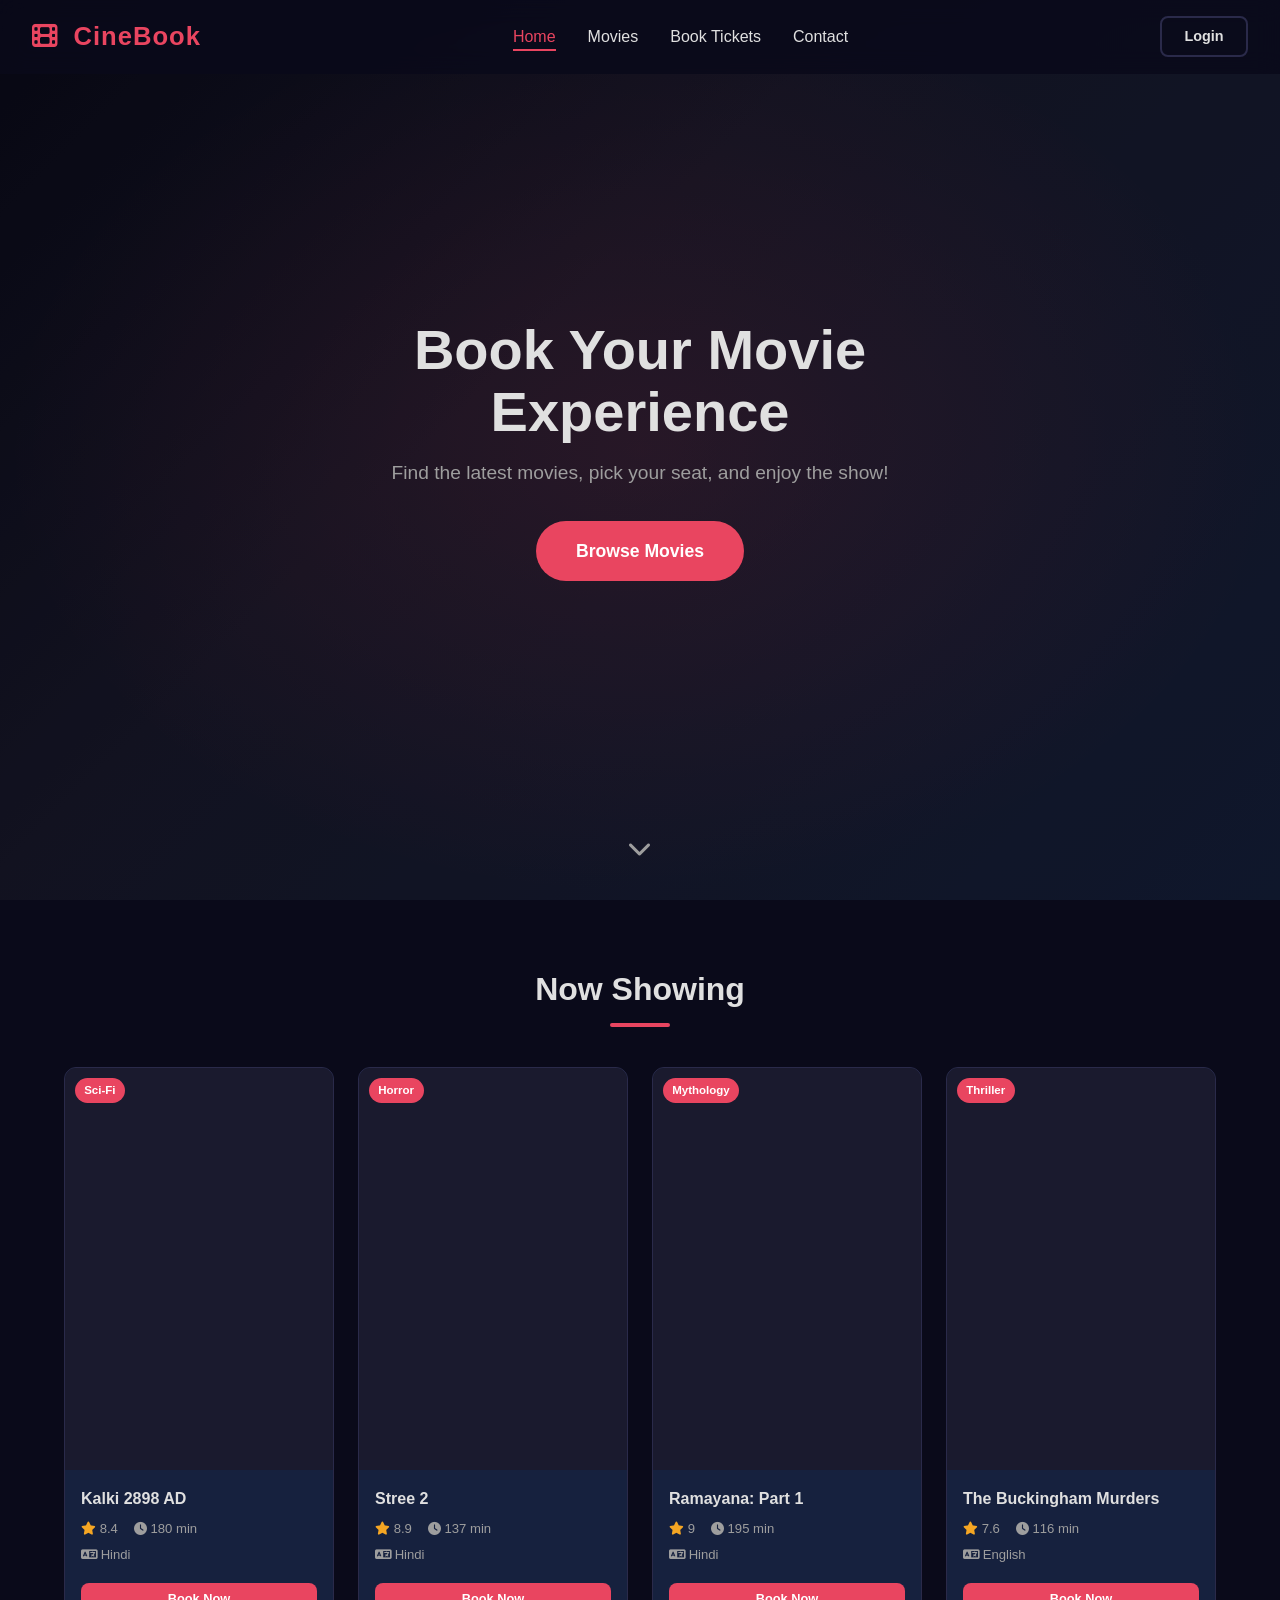
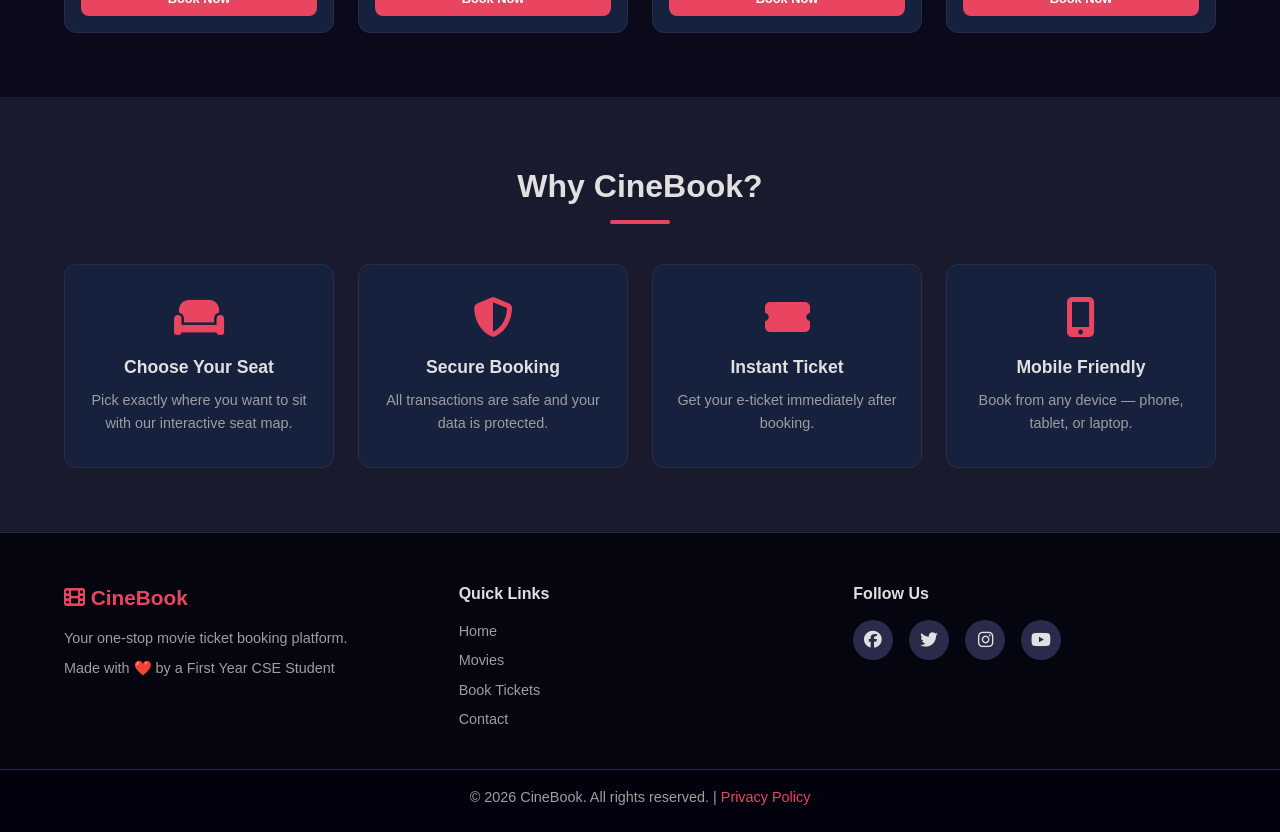
<file: index.html>
<!DOCTYPE html>
<html lang="en">
<head>
  <meta charset="UTF-8" />
  <meta name="viewport" content="width=device-width, initial-scale=1.0"/>
  <title>CineBook - Movie Ticket Booking</title>
  <link rel="stylesheet" href="style.css">
  <link rel="stylesheet" href="https://cdnjs.cloudflare.com/ajax/libs/font-awesome/6.4.0/css/all.min.css"/>
</head>
<body>

  <!-- NAVBAR -->
  <nav class="navbar" id="navbar">
    <div class="nav-brand">
      <i class="fas fa-film"></i> CineBook
    </div>
    <ul class="nav-links" id="navLinks">
      <li><a href="index.html" class="active">Home</a></li>
      <li><a href="movies.html">Movies</a></li>
      <li><a href="booking.html">Book Tickets</a></li>
      <li><a href="contact.html">Contact</a></li>
    </ul>
    <div class="nav-actions">
      <span id="userGreeting" class="user-greeting" style="display:none"></span>
      <button class="btn btn-login" id="loginBtn" onclick="openLoginModal()">Login</button>
      <button class="btn btn-logout" id="logoutBtn" style="display:none" onclick="logout()">Logout</button>
    </div>
    <div class="hamburger" id="hamburger" onclick="toggleMenu()">
      <span></span><span></span><span></span>
    </div>
  </nav>

  <!-- HERO SECTION -->
  <section class="hero" id="home">
    <div class="hero-overlay"></div>
    <div class="hero-content">
      <h1>Book Your Movie Experience</h1>
      <p>Find the latest movies, pick your seat, and enjoy the show!</p>
      <a href="movies.html" class="btn btn-primary btn-large">Browse Movies</a>
    </div>
    <div class="hero-scroll"><i class="fas fa-chevron-down"></i></div>
  </section>

  <!-- NOW SHOWING -->
  <section class="section" id="nowShowing">
    <div class="container">
      <h2 class="section-title">Now Showing</h2>
      <div class="movie-grid" id="movieGrid">
        <!-- JS will render cards here -->
      </div>
    </div>
  </section>

  <!-- FEATURES -->
  <section class="features-section">
    <div class="container">
      <h2 class="section-title">Why CineBook?</h2>
      <div class="features-grid">
        <div class="feature-card">
          <i class="fas fa-couch"></i>
          <h3>Choose Your Seat</h3>
          <p>Pick exactly where you want to sit with our interactive seat map.</p>
        </div>
        <div class="feature-card">
          <i class="fas fa-shield-alt"></i>
          <h3>Secure Booking</h3>
          <p>All transactions are safe and your data is protected.</p>
        </div>
        <div class="feature-card">
          <i class="fas fa-ticket-alt"></i>
          <h3>Instant Ticket</h3>
          <p>Get your e-ticket immediately after booking.</p>
        </div>
        <div class="feature-card">
          <i class="fas fa-mobile-alt"></i>
          <h3>Mobile Friendly</h3>
          <p>Book from any device — phone, tablet, or laptop.</p>
        </div>
      </div>
    </div>
  </section>

  <!-- FOOTER -->
  <footer class="footer">
    <div class="container footer-grid">
      <div>
        <h3><i class="fas fa-film"></i> CineBook</h3>
        <p>Your one-stop movie ticket booking platform.</p>
        <p>Made with ❤️ by a First Year CSE Student</p>
      </div>
      <div>
        <h4>Quick Links</h4>
        <ul>
          <li><a href="index.html">Home</a></li>
          <li><a href="movies.html">Movies</a></li>
          <li><a href="booking.html">Book Tickets</a></li>
          <li><a href="contact.html">Contact</a></li>
        </ul>
      </div>
      <div>
        <h4>Follow Us</h4>
        <div class="social-icons">
          <a href="#"><i class="fab fa-facebook"></i></a>
          <a href="#"><i class="fab fa-twitter"></i></a>
          <a href="#"><i class="fab fa-instagram"></i></a>
          <a href="#"><i class="fab fa-youtube"></i></a>
        </div>
      </div>
    </div>
    <div class="footer-bottom">
      <p>&copy; 2026 CineBook. All rights reserved. | <a href="#">Privacy Policy</a></p>
    </div>
  </footer>

  <!-- LOGIN MODAL -->
  <div class="modal-overlay" id="loginModal">
    <div class="modal">
      <button class="modal-close" onclick="closeLoginModal()">&times;</button>
      <div class="modal-tabs">
        <button class="tab-btn active" id="loginTabBtn" onclick="switchTab('login')">Login</button>
        <button class="tab-btn" id="registerTabBtn" onclick="switchTab('register')">Register</button>
      </div>

      <!-- Login Form -->
      <form id="loginForm" class="modal-form" onsubmit="handleLogin(event)">
        <h2>Welcome Back!</h2>
        <div class="form-group">
          <label for="loginEmail">Email</label>
          <input type="email" id="loginEmail" placeholder="Enter your email" required/>
          <span class="error-msg" id="loginEmailErr"></span>
        </div>
        <div class="form-group">
          <label for="loginPassword">Password</label>
          <div class="password-wrapper">
            <input type="password" id="loginPassword" placeholder="Enter password" required/>
            <i class="fas fa-eye toggle-pwd" onclick="togglePwd('loginPassword', this)"></i>
          </div>
          <span class="error-msg" id="loginPassErr"></span>
        </div>
        <button type="submit" class="btn btn-primary btn-block">Login</button>
        <p class="form-hint">Demo: use any email & password (min 6 chars)</p>
      </form>

      <!-- Register Form -->
      <form id="registerForm" class="modal-form" style="display:none" onsubmit="handleRegister(event)">
        <h2>Create Account</h2>
        <div class="form-group">
          <label for="regName">Full Name</label>
          <input type="text" id="regName" placeholder="Your full name" required/>
          <span class="error-msg" id="regNameErr"></span>
        </div>
        <div class="form-group">
          <label for="regEmail">Email</label>
          <input type="email" id="regEmail" placeholder="Your email" required/>
          <span class="error-msg" id="regEmailErr"></span>
        </div>
        <div class="form-group">
          <label for="regPhone">Phone Number</label>
          <input type="tel" id="regPhone" placeholder="10-digit phone number" required/>
          <span class="error-msg" id="regPhoneErr"></span>
        </div>
        <div class="form-group">
          <label for="regPassword">Password</label>
          <div class="password-wrapper">
            <input type="password" id="regPassword" placeholder="Min 6 characters" required/>
            <i class="fas fa-eye toggle-pwd" onclick="togglePwd('regPassword', this)"></i>
          </div>
          <span class="error-msg" id="regPassErr"></span>
        </div>
        <button type="submit" class="btn btn-primary btn-block">Register</button>
      </form>
    </div>
  </div>

  <script src="data.js"></script>
  <script src="auth.js"></script>
  <script src="app.js"></script>
</body>
</html>
</file>
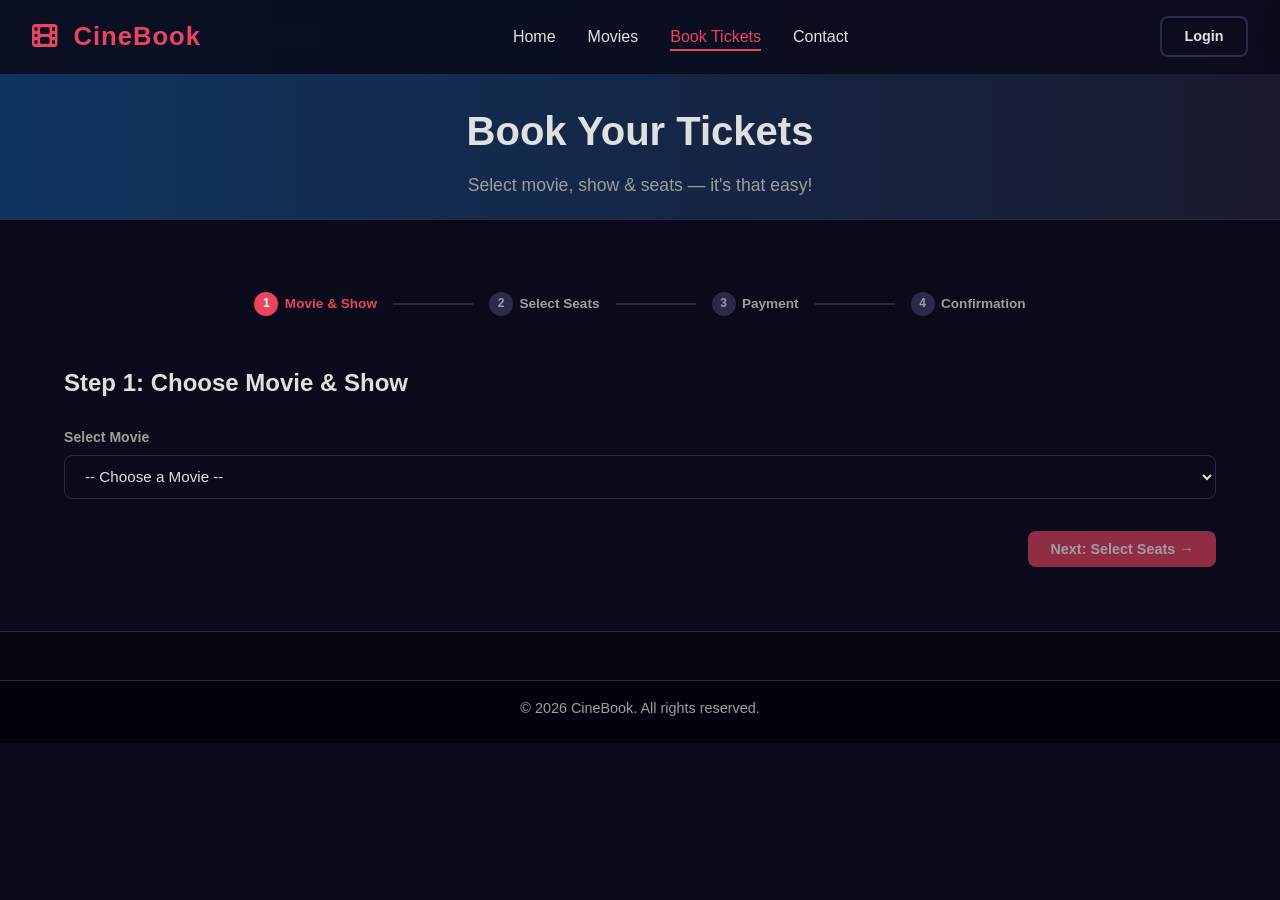
<file: booking.html>
<!DOCTYPE html>
<html lang="en">
<head>
  <meta charset="UTF-8"/>
  <meta name="viewport" content="width=device-width, initial-scale=1.0"/>
  <title>Book Tickets - CineBook</title>
  <link rel="stylesheet" href="style.css">
  <link rel="stylesheet" href="https://cdnjs.cloudflare.com/ajax/libs/font-awesome/6.4.0/css/all.min.css"/>
</head>
<body>
  <nav class="navbar" id="navbar">
    <div class="nav-brand"><i class="fas fa-film"></i> CineBook</div>
    <ul class="nav-links" id="navLinks">
      <li><a href="index.html">Home</a></li>
      <li><a href="movies.html">Movies</a></li>
      <li><a href="booking.html" class="active">Book Tickets</a></li>
      <li><a href="contact.html">Contact</a></li>
    </ul>
    <div class="nav-actions">
      <span id="userGreeting" class="user-greeting" style="display:none"></span>
      <button class="btn btn-login" id="loginBtn" onclick="openLoginModal()">Login</button>
      <button class="btn btn-logout" id="logoutBtn" style="display:none" onclick="logout()">Logout</button>
    </div>
    <div class="hamburger" id="hamburger" onclick="toggleMenu()"><span></span><span></span><span></span></div>
  </nav>

  <div class="page-banner">
    <h1>Book Your Tickets</h1>
    <p>Select movie, show & seats — it's that easy!</p>
  </div>

  <section class="section">
    <div class="container">

      <!-- STEP INDICATOR -->
      <div class="steps-bar">
        <div class="step active" id="step1Ind"><span>1</span> Movie &amp; Show</div>
        <div class="step-line"></div>
        <div class="step" id="step2Ind"><span>2</span> Select Seats</div>
        <div class="step-line"></div>
        <div class="step" id="step3Ind"><span>3</span> Payment</div>
        <div class="step-line"></div>
        <div class="step" id="step4Ind"><span>4</span> Confirmation</div>
      </div>

      <!-- STEP 1: Choose Movie & Show -->
      <div id="step1" class="booking-step">
        <h2 class="step-heading">Step 1: Choose Movie &amp; Show</h2>
        <div class="form-group">
          <label for="movieSelect">Select Movie</label>
          <select id="movieSelect" class="filter-select" onchange="onMovieChange()">
            <option value="">-- Choose a Movie --</option>
          </select>
        </div>
        <div class="form-group" id="cinemaGroup" style="display:none">
          <label for="cinemaSelect">Select Cinema</label>
          <select id="cinemaSelect" class="filter-select" onchange="onCinemaChange()">
            <option value="">-- Choose Cinema --</option>
          </select>
        </div>
        <div class="form-group" id="dateGroup" style="display:none">
          <label for="dateSelect">Select Date</label>
          <select id="dateSelect" class="filter-select" onchange="onDateChange()">
            <option value="">-- Choose Date --</option>
          </select>
        </div>
        <div id="showTimesContainer" style="display:none">
          <label>Select Show Time</label>
          <div class="showtime-grid" id="showTimeGrid"></div>
        </div>
        <div class="step-nav">
          <button class="btn btn-primary" onclick="goToStep2()" id="toStep2Btn" disabled>Next: Select Seats &rarr;</button>
        </div>
      </div>

      <!-- STEP 2: Seat Selection -->
      <div id="step2" class="booking-step" style="display:none">
        <h2 class="step-heading">Step 2: Select Your Seats</h2>
        <div class="booking-layout">
          <div class="seat-section">
            <div class="screen-label"><i class="fas fa-tv"></i> SCREEN</div>
            <div class="seat-legend">
              <span class="legend-item"><span class="seat legend-available"></span> Available</span>
              <span class="legend-item"><span class="seat legend-selected"></span> Selected</span>
              <span class="legend-item"><span class="seat legend-booked"></span> Booked</span>
              <span class="legend-item"><span class="seat legend-premium"></span> Premium</span>
            </div>
            <div id="seatMap" class="seat-map"></div>
          </div>
          <div class="booking-summary-panel">
            <h3>Booking Summary</h3>
            <div class="summary-info" id="summaryInfo"></div>
            <div class="summary-seats" id="summarySeats">
              <p>No seats selected yet.</p>
            </div>
            <div class="summary-total" id="summaryTotal"></div>
          </div>
        </div>
        <div class="step-nav">
          <button class="btn btn-secondary" onclick="goToStep(1)">&larr; Back</button>
          <button class="btn btn-primary" onclick="goToStep3()" id="toStep3Btn" disabled>Next: Payment &rarr;</button>
        </div>
      </div>

      <!-- STEP 3: Payment -->
      <div id="step3" class="booking-step" style="display:none">
        <h2 class="step-heading">Step 3: Payment Details</h2>
        <div class="payment-layout">
          <div class="payment-form-wrap">
            <div class="payment-methods">
              <label class="pay-method" id="pm-card">
                <input type="radio" name="payMethod" value="card" checked onchange="showPaymentForm('card')"/>
                <i class="fas fa-credit-card"></i> Credit / Debit Card
              </label>
              <label class="pay-method" id="pm-upi">
                <input type="radio" name="payMethod" value="upi" onchange="showPaymentForm('upi')"/>
                <i class="fas fa-mobile-alt"></i> UPI
              </label>
              <label class="pay-method" id="pm-wallet">
                <input type="radio" name="payMethod" value="wallet" onchange="showPaymentForm('wallet')"/>
                <i class="fas fa-wallet"></i> Wallet
              </label>
            </div>

            <!-- Card Form -->
            <form id="cardForm" class="pay-form" onsubmit="processPayment(event)">
              <div class="form-group">
                <label>Card Number</label>
                <input type="text" id="cardNumber" maxlength="19" placeholder="1234 5678 9012 3456" oninput="formatCard(this)" required/>
                <span class="error-msg" id="cardNumErr"></span>
              </div>
              <div class="form-row">
                <div class="form-group">
                  <label>Expiry (MM/YY)</label>
                  <input type="text" id="cardExpiry" maxlength="5" placeholder="MM/YY" oninput="formatExpiry(this)" required/>
                  <span class="error-msg" id="cardExpErr"></span>
                </div>
                <div class="form-group">
                  <label>CVV</label>
                  <input type="password" id="cardCVV" maxlength="3" placeholder="CVV" required/>
                  <span class="error-msg" id="cardCVVErr"></span>
                </div>
              </div>
              <div class="form-group">
                <label>Cardholder Name</label>
                <input type="text" id="cardName" placeholder="Name on card" required/>
              </div>
              <div class="pay-total-banner" id="payTotalBanner"></div>
              <button type="submit" class="btn btn-primary btn-block">Pay Now &amp; Confirm Booking</button>
            </form>

            <!-- UPI Form -->
            <form id="upiForm" class="pay-form" style="display:none" onsubmit="processPayment(event)">
              <div class="form-group">
                <label>UPI ID</label>
                <input type="text" id="upiId" placeholder="yourname@bank" required/>
                <span class="error-msg" id="upiIdErr"></span>
              </div>
              <div class="pay-total-banner" id="payTotalBanner2"></div>
              <button type="submit" class="btn btn-primary btn-block">Pay via UPI</button>
            </form>

            <!-- Wallet Form -->
            <form id="walletForm" class="pay-form" style="display:none" onsubmit="processPayment(event)">
              <div class="form-group">
                <label>Select Wallet</label>
                <select id="walletChoice" class="filter-select">
                  <option value="paytm">Paytm</option>
                  <option value="phonepe">PhonePe</option>
                  <option value="gpay">Google Pay</option>
                  <option value="amazon">Amazon Pay</option>
                </select>
              </div>
              <div class="pay-total-banner" id="payTotalBanner3"></div>
              <button type="submit" class="btn btn-primary btn-block">Pay via Wallet</button>
            </form>
          </div>

          <div class="order-summary-side">
            <h3>Order Summary</h3>
            <div id="orderSummaryContent"></div>
          </div>
        </div>
        <div class="step-nav">
          <button class="btn btn-secondary" onclick="goToStep(2)">&larr; Back</button>
        </div>
      </div>

      <!-- STEP 4: Confirmation -->
      <div id="step4" class="booking-step" style="display:none">
        <div class="confirm-wrap">
          <div class="confirm-icon"><i class="fas fa-check-circle"></i></div>
          <h2>Booking Confirmed! 🎉</h2>
          <p class="confirm-sub">Your e-ticket is ready. Enjoy the show!</p>
          <div class="ticket-card" id="ticketCard"></div>
          <div class="confirm-actions">
            <button class="btn btn-primary" onclick="printTicket()"><i class="fas fa-print"></i> Print Ticket</button>
            <button class="btn btn-secondary" onclick="newBooking()"><i class="fas fa-plus"></i> Book Another</button>
            <a href="index.html" class="btn btn-outline"><i class="fas fa-home"></i> Home</a>
          </div>
        </div>
      </div>

    </div>
  </section>

  <!-- Login Modal -->
  <div class="modal-overlay" id="loginModal">
    <div class="modal">
      <button class="modal-close" onclick="closeLoginModal()">&times;</button>
      <div class="modal-tabs">
        <button class="tab-btn active" id="loginTabBtn" onclick="switchTab('login')">Login</button>
        <button class="tab-btn" id="registerTabBtn" onclick="switchTab('register')">Register</button>
      </div>
      <form id="loginForm" class="modal-form" onsubmit="handleLogin(event)">
        <h2>Login to Continue</h2>
        <div class="form-group"><label>Email</label><input type="email" id="loginEmail" placeholder="Your email" required/><span class="error-msg" id="loginEmailErr"></span></div>
        <div class="form-group"><label>Password</label><div class="password-wrapper"><input type="password" id="loginPassword" placeholder="Password" required/><i class="fas fa-eye toggle-pwd" onclick="togglePwd('loginPassword',this)"></i></div><span class="error-msg" id="loginPassErr"></span></div>
        <button type="submit" class="btn btn-primary btn-block">Login</button>
        <p class="form-hint">Demo: any email & password (min 6 chars)</p>
      </form>
      <form id="registerForm" class="modal-form" style="display:none" onsubmit="handleRegister(event)">
        <h2>Create Account</h2>
        <div class="form-group"><label>Full Name</label><input type="text" id="regName" required/><span class="error-msg" id="regNameErr"></span></div>
        <div class="form-group"><label>Email</label><input type="email" id="regEmail" required/><span class="error-msg" id="regEmailErr"></span></div>
        <div class="form-group"><label>Phone</label><input type="tel" id="regPhone" required/><span class="error-msg" id="regPhoneErr"></span></div>
        <div class="form-group"><label>Password</label><div class="password-wrapper"><input type="password" id="regPassword" required/><i class="fas fa-eye toggle-pwd" onclick="togglePwd('regPassword',this)"></i></div><span class="error-msg" id="regPassErr"></span></div>
        <button type="submit" class="btn btn-primary btn-block">Register</button>
      </form>
    </div>
  </div>

  <footer class="footer">
    <div class="footer-bottom"><p>&copy; 2026 CineBook. All rights reserved.</p></div>
  </footer>

  <script src="data.js"></script>
  <script src="auth.js"></script>
  <script src="booking.js"></script>
</body>
</html>
</file>
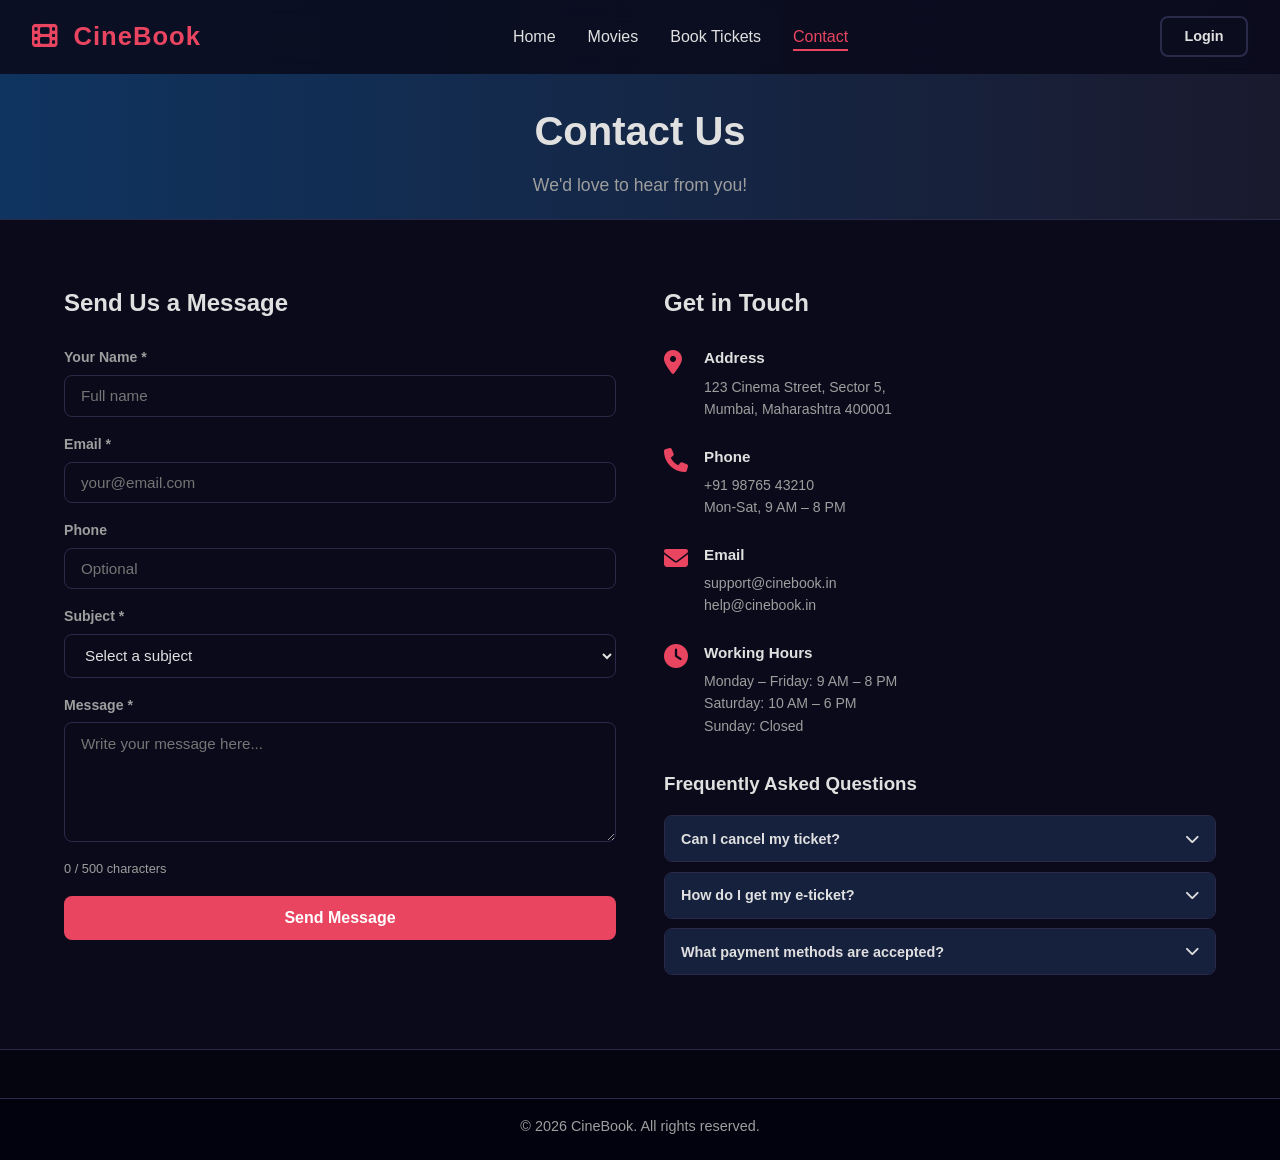
<file: contact.html>
<!DOCTYPE html>
<html lang="en">
<head>
  <meta charset="UTF-8"/>
  <meta name="viewport" content="width=device-width, initial-scale=1.0"/>
  <title>Contact - CineBook</title>
  <link rel="stylesheet" href="style.css">
  <link rel="stylesheet" href="https://cdnjs.cloudflare.com/ajax/libs/font-awesome/6.4.0/css/all.min.css"/>
</head>
<body>
  <nav class="navbar" id="navbar">
    <div class="nav-brand"><i class="fas fa-film"></i> CineBook</div>
    <ul class="nav-links" id="navLinks">
      <li><a href="index.html">Home</a></li>
      <li><a href="movies.html">Movies</a></li>
      <li><a href="booking.html">Book Tickets</a></li>
      <li><a href="contact.html" class="active">Contact</a></li>
    </ul>
    <div class="nav-actions">
      <span id="userGreeting" class="user-greeting" style="display:none"></span>
      <button class="btn btn-login" id="loginBtn" onclick="openLoginModal()">Login</button>
      <button class="btn btn-logout" id="logoutBtn" style="display:none" onclick="logout()">Logout</button>
    </div>
    <div class="hamburger" id="hamburger" onclick="toggleMenu()"><span></span><span></span><span></span></div>
  </nav>

  <div class="page-banner">
    <h1>Contact Us</h1>
    <p>We'd love to hear from you!</p>
  </div>

  <section class="section">
    <div class="container contact-layout">
      <div class="contact-form-wrap">
        <h2>Send Us a Message</h2>
        <form id="contactForm" onsubmit="submitContact(event)">
          <div class="form-group">
            <label for="cName">Your Name *</label>
            <input type="text" id="cName" placeholder="Full name" required/>
            <span class="error-msg" id="cNameErr"></span>
          </div>
          <div class="form-group">
            <label for="cEmail">Email *</label>
            <input type="email" id="cEmail" placeholder="your@email.com" required/>
            <span class="error-msg" id="cEmailErr"></span>
          </div>
          <div class="form-group">
            <label for="cPhone">Phone</label>
            <input type="tel" id="cPhone" placeholder="Optional"/>
          </div>
          <div class="form-group">
            <label for="cSubject">Subject *</label>
            <select id="cSubject" required class="filter-select">
              <option value="">Select a subject</option>
              <option value="booking">Booking Issue</option>
              <option value="refund">Refund Request</option>
              <option value="feedback">Feedback</option>
              <option value="other">Other</option>
            </select>
            <span class="error-msg" id="cSubjectErr"></span>
          </div>
          <div class="form-group">
            <label for="cMessage">Message *</label>
            <textarea id="cMessage" rows="5" placeholder="Write your message here..." required></textarea>
            <span class="error-msg" id="cMsgErr"></span>
            <small id="charCount">0 / 500 characters</small>
          </div>
          <button type="submit" class="btn btn-primary btn-block">Send Message</button>
        </form>
        <div id="contactSuccess" style="display:none" class="success-banner">
          <i class="fas fa-check-circle"></i> Message sent! We'll get back to you within 24 hours.
        </div>
      </div>

      <div class="contact-info-wrap">
        <h2>Get in Touch</h2>
        <div class="contact-info-card">
          <i class="fas fa-map-marker-alt"></i>
          <div>
            <h4>Address</h4>
            <p>123 Cinema Street, Sector 5,<br/>Mumbai, Maharashtra 400001</p>
          </div>
        </div>
        <div class="contact-info-card">
          <i class="fas fa-phone"></i>
          <div>
            <h4>Phone</h4>
            <p>+91 98765 43210<br/>Mon-Sat, 9 AM – 8 PM</p>
          </div>
        </div>
        <div class="contact-info-card">
          <i class="fas fa-envelope"></i>
          <div>
            <h4>Email</h4>
            <p>support@cinebook.in<br/>help@cinebook.in</p>
          </div>
        </div>
        <div class="contact-info-card">
          <i class="fas fa-clock"></i>
          <div>
            <h4>Working Hours</h4>
            <p>Monday – Friday: 9 AM – 8 PM<br/>Saturday: 10 AM – 6 PM<br/>Sunday: Closed</p>
          </div>
        </div>

        <div class="faq-section">
          <h3>Frequently Asked Questions</h3>
          <div class="faq-item">
            <button class="faq-q" onclick="toggleFAQ(this)">Can I cancel my ticket? <i class="fas fa-chevron-down"></i></button>
            <div class="faq-a">Yes, cancellations are allowed up to 2 hours before show time for a full refund.</div>
          </div>
          <div class="faq-item">
            <button class="faq-q" onclick="toggleFAQ(this)">How do I get my e-ticket? <i class="fas fa-chevron-down"></i></button>
            <div class="faq-a">Your e-ticket is generated immediately after payment confirmation. You can print it directly from the booking page.</div>
          </div>
          <div class="faq-item">
            <button class="faq-q" onclick="toggleFAQ(this)">What payment methods are accepted? <i class="fas fa-chevron-down"></i></button>
            <div class="faq-a">We accept Credit/Debit Cards, UPI, and popular digital wallets (Paytm, PhonePe, Google Pay, Amazon Pay).</div>
          </div>
        </div>
      </div>
    </div>
  </section>

  <!-- Login Modal -->
  <div class="modal-overlay" id="loginModal">
    <div class="modal">
      <button class="modal-close" onclick="closeLoginModal()">&times;</button>
      <div class="modal-tabs">
        <button class="tab-btn active" id="loginTabBtn" onclick="switchTab('login')">Login</button>
        <button class="tab-btn" id="registerTabBtn" onclick="switchTab('register')">Register</button>
      </div>
      <form id="loginForm" class="modal-form" onsubmit="handleLogin(event)">
        <h2>Welcome Back!</h2>
        <div class="form-group"><label>Email</label><input type="email" id="loginEmail" required/><span class="error-msg" id="loginEmailErr"></span></div>
        <div class="form-group"><label>Password</label><div class="password-wrapper"><input type="password" id="loginPassword" required/><i class="fas fa-eye toggle-pwd" onclick="togglePwd('loginPassword',this)"></i></div><span class="error-msg" id="loginPassErr"></span></div>
        <button type="submit" class="btn btn-primary btn-block">Login</button>
      </form>
      <form id="registerForm" class="modal-form" style="display:none" onsubmit="handleRegister(event)">
        <h2>Create Account</h2>
        <div class="form-group"><label>Full Name</label><input type="text" id="regName" required/><span class="error-msg" id="regNameErr"></span></div>
        <div class="form-group"><label>Email</label><input type="email" id="regEmail" required/><span class="error-msg" id="regEmailErr"></span></div>
        <div class="form-group"><label>Phone</label><input type="tel" id="regPhone" required/><span class="error-msg" id="regPhoneErr"></span></div>
        <div class="form-group"><label>Password</label><div class="password-wrapper"><input type="password" id="regPassword" required/><i class="fas fa-eye toggle-pwd" onclick="togglePwd('regPassword',this)"></i></div><span class="error-msg" id="regPassErr"></span></div>
        <button type="submit" class="btn btn-primary btn-block">Register</button>
      </form>
    </div>
  </div>

  <footer class="footer">
    <div class="footer-bottom"><p>&copy; 2026 CineBook. All rights reserved.</p></div>
  </footer>

  <script src="data.js"></script>
  <script src="auth.js"></script>
  <script src="contact.js"></script>
</body>
</html>
</file>
<file: style.css>
/* =============================================
   style.css - Main Stylesheet for CineBook
   ============================================= */

/* --- CSS Variables (Custom Properties) --- */
:root {
  --primary: #e94560;
  --primary-dark: #c73652;
  --secondary: #0f3460;
  --accent: #f5a623;
  --bg-dark: #0a0a1a;
  --bg-card: #16213e;
  --bg-card2: #1a1a2e;
  --text-light: #e0e0e0;
  --text-muted: #9e9e9e;
  --success: #4caf50;
  --info: #2196f3;
  --border: #2a2a4a;
  --shadow: 0 4px 20px rgba(0,0,0,0.4);
  --radius: 12px;
  --transition: all 0.3s ease;
}

/* --- RESET & BASE --- */
*, *::before, *::after { box-sizing: border-box; margin: 0; padding: 0; }

html { scroll-behavior: smooth; }

body {
  background-color: var(--bg-dark);
  color: var(--text-light);
  font-family: 'Segoe UI', Tahoma, Geneva, Verdana, sans-serif;
  font-size: 16px;
  line-height: 1.6;
  min-height: 100vh;
}

a { color: var(--primary); text-decoration: none; transition: var(--transition); }
a:hover { color: var(--accent); }
ul { list-style: none; }
img { max-width: 100%; display: block; }
input, select, textarea { font-family: inherit; }

.container { max-width: 1200px; margin: 0 auto; padding: 0 1.5rem; }
.section { padding: 4rem 0; }
.section-title {
  text-align: center;
  font-size: 2rem;
  font-weight: 700;
  margin-bottom: 2.5rem;
  position: relative;
}
.section-title::after {
  content: "";
  display: block;
  width: 60px;
  height: 4px;
  background: var(--primary);
  border-radius: 2px;
  margin: 0.5rem auto 0;
}

/* --- NAVBAR --- */
.navbar {
  position: fixed;
  top: 0; left: 0; right: 0;
  z-index: 1000;
  display: flex;
  align-items: center;
  justify-content: space-between;
  padding: 1rem 2rem;
  background: rgba(10,10,26,0.85);
  backdrop-filter: blur(12px);
  border-bottom: 1px solid transparent;
  transition: var(--transition);
}
.navbar.scrolled {
  background: rgba(10,10,26,0.98);
  border-bottom-color: var(--border);
  box-shadow: 0 2px 20px rgba(0,0,0,0.5);
}
.nav-brand {
  font-size: 1.6rem;
  font-weight: 800;
  color: var(--primary);
  letter-spacing: 1px;
}
.nav-brand i { margin-right: 0.4rem; }
.nav-links { display: flex; gap: 2rem; }
.nav-links a { color: var(--text-light); font-weight: 500; padding: 0.3rem 0; border-bottom: 2px solid transparent; }
.nav-links a:hover, .nav-links a.active { color: var(--primary); border-bottom-color: var(--primary); }
.nav-actions { display: flex; align-items: center; gap: 0.8rem; }
.user-greeting { font-size: 0.9rem; color: var(--accent); font-weight: 600; }

/* --- BUTTONS --- */
.btn {
  display: inline-flex; align-items: center; gap: 0.4rem;
  padding: 0.65rem 1.4rem;
  border: none; border-radius: 8px;
  cursor: pointer; font-size: 0.9rem; font-weight: 600;
  transition: var(--transition);
  text-decoration: none;
}
.btn-primary { background: var(--primary); color: #fff; }
.btn-primary:hover { background: var(--primary-dark); transform: translateY(-2px); box-shadow: 0 4px 15px rgba(233,69,96,0.4); color: #fff; }
.btn-secondary { background: var(--secondary); color: #fff; }
.btn-secondary:hover { background: #1a4a80; color: #fff; }
.btn-outline { background: transparent; color: var(--primary); border: 2px solid var(--primary); }
.btn-outline:hover { background: var(--primary); color: #fff; }
.btn-login { background: transparent; color: var(--text-light); border: 2px solid var(--border); }
.btn-login:hover { border-color: var(--primary); color: var(--primary); }
.btn-logout { background: rgba(233,69,96,0.2); color: var(--primary); border: 1px solid var(--primary); }
.btn-logout:hover { background: var(--primary); color: #fff; }
.btn-large { padding: 1rem 2.5rem; font-size: 1.1rem; border-radius: 50px; }
.btn-sm { padding: 0.4rem 0.9rem; font-size: 0.8rem; }
.btn-block { width: 100%; justify-content: center; padding: 0.8rem; font-size: 1rem; }
.btn:disabled { opacity: 0.6; cursor: not-allowed; transform: none !important; }

/* --- HAMBURGER --- */
.hamburger { display: none; flex-direction: column; gap: 5px; cursor: pointer; padding: 4px; }
.hamburger span { width: 25px; height: 2px; background: var(--text-light); border-radius: 2px; transition: var(--transition); }
.hamburger.active span:nth-child(1) { transform: rotate(45deg) translate(5px, 5px); }
.hamburger.active span:nth-child(2) { opacity: 0; }
.hamburger.active span:nth-child(3) { transform: rotate(-45deg) translate(5px, -5px); }

/* --- HERO --- */
.hero {
  min-height: 100vh;
  display: flex; flex-direction: column; align-items: center; justify-content: center;
  text-align: center;
  position: relative;
  background: linear-gradient(135deg, #0a0a1a 0%, #1a1a2e 40%, #16213e 100%);
  overflow: hidden;
}
.hero::before {
  content: "";
  position: absolute; inset: 0;
  background: radial-gradient(ellipse at center, rgba(233,69,96,0.15) 0%, transparent 70%);
}
.hero-overlay { position: absolute; inset: 0; background: rgba(0,0,0,0.3); }
.hero-content { position: relative; z-index: 2; max-width: 700px; padding: 1rem; }
.hero-content h1 { font-size: clamp(2rem, 5vw, 3.5rem); font-weight: 900; line-height: 1.1; margin-bottom: 1rem; }
.hero-content h1 span { color: var(--primary); }
.hero-content p { font-size: 1.2rem; color: var(--text-muted); margin-bottom: 2rem; }
.hero-scroll {
  position: absolute; bottom: 2rem; left: 50%; transform: translateX(-50%);
  color: var(--text-muted); font-size: 1.5rem; animation: bounce 2s infinite;
  z-index: 2;
}
@keyframes bounce { 0%,100% { transform: translateX(-50%) translateY(0); } 50% { transform: translateX(-50%) translateY(10px); } }

/* --- MOVIE CARDS --- */
.movie-grid {
  display: grid;
  grid-template-columns: repeat(auto-fill, minmax(240px, 1fr));
  gap: 1.5rem;
}
.movie-card {
  background: var(--bg-card);
  border-radius: var(--radius);
  overflow: hidden;
  transition: var(--transition);
  border: 1px solid var(--border);
}
.movie-card:hover { transform: translateY(-8px); box-shadow: 0 12px 30px rgba(233,69,96,0.2); border-color: var(--primary); }
.movie-poster-wrap { position: relative; overflow: hidden; aspect-ratio: 2/3; }
.movie-poster-wrap img { width: 100%; height: 100%; object-fit: cover; transition: transform 0.4s ease; background: var(--bg-card2); }
/* Skeleton shimmer while TMDB poster loads */
.movie-poster-wrap img::before {
  content: "";
  position: absolute; inset: 0;
  background: linear-gradient(90deg, var(--bg-card) 25%, var(--border) 50%, var(--bg-card) 75%);
  background-size: 200% 100%;
  animation: shimmer 1.5s infinite;
}
@keyframes shimmer { 0% { background-position: 200% 0; } 100% { background-position: -200% 0; } }
.movie-card:hover .movie-poster-wrap img { transform: scale(1.05); }
.movie-overlay {
  position: absolute; inset: 0;
  background: rgba(0,0,0,0.7);
  display: flex; flex-direction: column; align-items: center; justify-content: center; gap: 0.8rem;
  opacity: 0; transition: var(--transition);
}
.movie-card:hover .movie-overlay { opacity: 1; }
.cert-badge {
  position: absolute; top: 0.6rem; right: 0.6rem;
  background: var(--accent); color: #000;
  padding: 0.2rem 0.5rem; border-radius: 4px;
  font-size: 0.75rem; font-weight: 700;
}
.movie-genre-tag {
  position: absolute; top: 0.6rem; left: 0.6rem;
  background: var(--primary); color: #fff;
  padding: 0.2rem 0.6rem; border-radius: 20px;
  font-size: 0.72rem; font-weight: 600;
}
.movie-info { padding: 1rem; }
.movie-info h3 { font-size: 1rem; font-weight: 700; margin-bottom: 0.4rem; white-space: nowrap; overflow: hidden; text-overflow: ellipsis; }
.movie-meta { display: flex; gap: 1rem; font-size: 0.82rem; color: var(--text-muted); margin-bottom: 0.3rem; }
.movie-lang { font-size: 0.82rem; color: var(--text-muted); margin-bottom: 0.5rem; }
.movie-tags { display: flex; flex-wrap: wrap; gap: 0.3rem; margin-top: 0.4rem; }
.tag { background: rgba(233,69,96,0.15); color: var(--primary); border: 1px solid rgba(233,69,96,0.3); padding: 0.1rem 0.5rem; border-radius: 20px; font-size: 0.72rem; }
.book-btn { margin-top: 0.6rem; width: 100%; justify-content: center; }

/* --- FEATURES --- */
.features-section { background: var(--bg-card2); padding: 4rem 0; }
.features-grid { display: grid; grid-template-columns: repeat(auto-fit, minmax(200px, 1fr)); gap: 1.5rem; }
.feature-card { background: var(--bg-card); border-radius: var(--radius); padding: 2rem 1.5rem; text-align: center; border: 1px solid var(--border); transition: var(--transition); }
.feature-card:hover { border-color: var(--primary); transform: translateY(-5px); }
.feature-card i { font-size: 2.5rem; color: var(--primary); margin-bottom: 1rem; }
.feature-card h3 { margin-bottom: 0.5rem; font-size: 1.1rem; }
.feature-card p { color: var(--text-muted); font-size: 0.9rem; }

/* --- FOOTER --- */
.footer { background: #050510; padding: 3rem 0 0; border-top: 1px solid var(--border); }
.footer-grid { display: grid; grid-template-columns: repeat(auto-fit, minmax(200px, 1fr)); gap: 2rem; padding-bottom: 2rem; }
.footer h3 { font-size: 1.3rem; color: var(--primary); margin-bottom: 0.8rem; }
.footer h4 { margin-bottom: 0.8rem; }
.footer p, .footer li { color: var(--text-muted); font-size: 0.9rem; margin-bottom: 0.4rem; }
.footer ul li a { color: var(--text-muted); }
.footer ul li a:hover { color: var(--primary); }
.social-icons { display: flex; gap: 1rem; }
.social-icons a { width: 40px; height: 40px; border-radius: 50%; background: var(--border); display: flex; align-items: center; justify-content: center; color: var(--text-light); font-size: 1.1rem; }
.social-icons a:hover { background: var(--primary); color: #fff; }
.footer-bottom { background: #02020e; text-align: center; padding: 1rem; color: var(--text-muted); font-size: 0.85rem; border-top: 1px solid var(--border); }
.footer-bottom a { color: var(--primary); }

/* --- PAGE BANNER --- */
.page-banner {
  min-height: 220px; display: flex; flex-direction: column; align-items: center; justify-content: center;
  text-align: center; padding-top: 80px;
  background: linear-gradient(to right, #0f3460, #1a1a2e);
  border-bottom: 1px solid var(--border);
}
.page-banner h1 { font-size: 2.5rem; margin-bottom: 0.5rem; }
.page-banner p { color: var(--text-muted); font-size: 1.1rem; }

/* --- MODAL --- */
.modal-overlay {
  display: none; position: fixed; inset: 0;
  background: rgba(0,0,0,0.75); z-index: 2000;
  align-items: center; justify-content: center;
  padding: 1rem;
  backdrop-filter: blur(4px);
}
.modal-overlay.open { display: flex; animation: fadeIn 0.25s ease; }
@keyframes fadeIn { from { opacity: 0; } to { opacity: 1; } }
.modal {
  background: var(--bg-card2); border-radius: var(--radius);
  padding: 2rem; width: 100%; max-width: 450px;
  position: relative; border: 1px solid var(--border);
  max-height: 90vh; overflow-y: auto;
  animation: slideUp 0.3s ease;
}
@keyframes slideUp { from { transform: translateY(30px); opacity: 0; } to { transform: translateY(0); opacity: 1; } }
.modal-wide { max-width: 800px; }
.modal-close {
  position: absolute; top: 1rem; right: 1rem;
  background: none; border: none; color: var(--text-muted);
  font-size: 1.8rem; cursor: pointer; line-height: 1;
}
.modal-close:hover { color: var(--primary); }
.modal-tabs { display: flex; gap: 0; margin-bottom: 1.5rem; border: 1px solid var(--border); border-radius: 8px; overflow: hidden; }
.tab-btn { flex: 1; padding: 0.6rem; background: none; border: none; color: var(--text-muted); font-weight: 600; cursor: pointer; transition: var(--transition); }
.tab-btn.active { background: var(--primary); color: #fff; }
.modal-form h2 { margin-bottom: 1.2rem; font-size: 1.3rem; }
.form-hint { text-align: center; color: var(--text-muted); font-size: 0.8rem; margin-top: 0.8rem; }

/* --- FORMS --- */
.form-group { margin-bottom: 1rem; }
.form-group label { display: block; margin-bottom: 0.4rem; font-size: 0.88rem; color: var(--text-muted); font-weight: 600; }
.form-group input, .form-group select, .form-group textarea {
  width: 100%; padding: 0.7rem 1rem;
  background: var(--bg-dark); border: 1px solid var(--border);
  border-radius: 8px; color: var(--text-light); font-size: 0.95rem;
  transition: var(--transition);
}
.form-group input:focus, .form-group select:focus, .form-group textarea:focus {
  outline: none; border-color: var(--primary);
  box-shadow: 0 0 0 3px rgba(233,69,96,0.2);
}
.form-group textarea { resize: vertical; min-height: 120px; }
.form-row { display: grid; grid-template-columns: 1fr 1fr; gap: 1rem; }
.password-wrapper { position: relative; }
.password-wrapper input { padding-right: 2.5rem; }
.toggle-pwd { position: absolute; right: 0.8rem; top: 50%; transform: translateY(-50%); cursor: pointer; color: var(--text-muted); }
.error-msg { color: #ff6b6b; font-size: 0.8rem; margin-top: 0.3rem; display: block; }
.success-banner { background: rgba(76,175,80,0.2); border: 1px solid var(--success); border-radius: 8px; padding: 1rem; color: var(--success); text-align: center; margin-top: 1rem; }

/* --- FILTER BAR --- */
.filter-bar { display: flex; gap: 1rem; flex-wrap: wrap; margin-bottom: 2rem; }
.search-box { flex: 1; min-width: 200px; padding: 0.7rem 1rem; background: var(--bg-card); border: 1px solid var(--border); border-radius: 8px; color: var(--text-light); font-size: 0.95rem; }
.search-box:focus { outline: none; border-color: var(--primary); }
.filter-select { padding: 0.7rem 1rem; background: var(--bg-card); border: 1px solid var(--border); border-radius: 8px; color: var(--text-light); font-size: 0.95rem; cursor: pointer; }
.filter-select:focus { outline: none; border-color: var(--primary); }
.filter-select option { background: var(--bg-card2); }

/* --- BOOKING STEPS --- */
.steps-bar {
  display: flex; align-items: center; justify-content: center;
  margin-bottom: 2.5rem; flex-wrap: wrap; gap: 0;
}
.step {
  display: flex; align-items: center; gap: 0.4rem;
  font-size: 0.85rem; font-weight: 600; color: var(--text-muted);
  padding: 0.5rem 1rem; border-radius: 50px; transition: var(--transition);
}
.step span { width: 24px; height: 24px; border-radius: 50%; background: var(--border); display: flex; align-items: center; justify-content: center; font-size: 0.75rem; }
.step.active { color: var(--primary); }
.step.active span { background: var(--primary); color: #fff; }
.step.done { color: var(--success); }
.step.done span { background: var(--success); color: #fff; }
.step-line { flex: 1; height: 2px; background: var(--border); max-width: 80px; }
.booking-step { animation: fadeIn 0.3s ease; }
.step-heading { font-size: 1.5rem; margin-bottom: 1.5rem; }
.step-nav { display: flex; gap: 1rem; justify-content: flex-end; margin-top: 2rem; }

/* Show times */
.showtime-grid { display: flex; flex-wrap: wrap; gap: 0.7rem; margin-top: 0.6rem; }
.showtime-btn {
  padding: 0.5rem 1.2rem; border-radius: 8px;
  border: 2px solid var(--border); background: var(--bg-card);
  color: var(--text-light); cursor: pointer; font-weight: 600; transition: var(--transition);
}
.showtime-btn:hover { border-color: var(--primary); color: var(--primary); }
.showtime-btn.active { background: var(--primary); border-color: var(--primary); color: #fff; }

/* --- SEAT MAP --- */
.booking-layout { display: grid; grid-template-columns: 1fr 320px; gap: 2rem; }
.seat-section { }
.screen-label {
  text-align: center; padding: 0.8rem;
  background: linear-gradient(to bottom, rgba(233,69,96,0.3), transparent);
  border-top: 3px solid var(--primary); border-radius: 4px 4px 0 0;
  margin-bottom: 1.5rem; color: var(--primary); font-weight: 700; letter-spacing: 2px;
}
.seat-legend { display: flex; gap: 1rem; flex-wrap: wrap; margin-bottom: 1rem; font-size: 0.82rem; }
.legend-item { display: flex; align-items: center; gap: 0.4rem; color: var(--text-muted); }
.seat-map { display: flex; flex-direction: column; gap: 0.5rem; }
.seat-row { display: flex; align-items: center; gap: 0.4rem; }
.row-label { width: 20px; font-size: 0.75rem; color: var(--text-muted); font-weight: 700; }
.seat {
  width: 32px; height: 32px; border-radius: 6px 6px 0 0;
  border: 1px solid var(--border); background: var(--bg-card);
  cursor: pointer; transition: var(--transition); font-size: 0.65rem;
}
.seat:hover:not(.booked):not(.selected) { background: rgba(233,69,96,0.3); border-color: var(--primary); }
.seat.selected { background: var(--primary); border-color: var(--primary-dark); }
.seat.booked { background: var(--border); cursor: not-allowed; opacity: 0.5; }
.seat.premium { background: rgba(245,166,35,0.15); border-color: var(--accent); }
.seat.premium.selected { background: var(--accent); border-color: #d4891c; }
.seat.premium:hover:not(.booked):not(.selected) { background: rgba(245,166,35,0.3); }
.legend-available { background: var(--bg-card); border: 1px solid var(--border); }
.legend-selected  { background: var(--primary); }
.legend-booked    { background: var(--border); opacity: 0.5; }
.legend-premium   { background: rgba(245,166,35,0.3); border: 1px solid var(--accent); }

/* Booking Summary Panel */
.booking-summary-panel {
  background: var(--bg-card); border-radius: var(--radius); padding: 1.5rem;
  border: 1px solid var(--border); align-self: start; position: sticky; top: 90px;
}
.booking-summary-panel h3 { font-size: 1.1rem; margin-bottom: 1rem; border-bottom: 1px solid var(--border); padding-bottom: 0.6rem; }
.summary-info p { font-size: 0.85rem; color: var(--text-muted); margin-bottom: 0.3rem; }
.summary-info strong { color: var(--text-light); }
.summary-seats { margin: 1rem 0; }
.seats-pill-wrap { display: flex; flex-wrap: wrap; gap: 0.4rem; }
.seat-pill { background: rgba(233,69,96,0.15); border: 1px solid rgba(233,69,96,0.4); color: var(--primary); padding: 0.2rem 0.6rem; border-radius: 20px; font-size: 0.78rem; font-weight: 600; }
.seat-pill.premium { background: rgba(245,166,35,0.15); border-color: rgba(245,166,35,0.4); color: var(--accent); }
.total-line { display: flex; justify-content: space-between; padding: 0.4rem 0; font-size: 0.88rem; color: var(--text-muted); }
.total-grand { font-size: 1.1rem; font-weight: 700; color: var(--text-light); border-top: 1px solid var(--border); margin-top: 0.4rem; padding-top: 0.6rem; }

/* --- PAYMENT --- */
.payment-layout { display: grid; grid-template-columns: 1fr 300px; gap: 2rem; }
.payment-methods { display: flex; gap: 0; margin-bottom: 1.5rem; border: 1px solid var(--border); border-radius: 10px; overflow: hidden; }
.pay-method {
  flex: 1; display: flex; align-items: center; gap: 0.5rem;
  padding: 0.8rem 1rem; cursor: pointer;
  font-size: 0.85rem; font-weight: 600; border-right: 1px solid var(--border);
  transition: var(--transition); color: var(--text-muted);
}
.pay-method:last-child { border-right: none; }
.pay-method:has(input:checked) { background: rgba(233,69,96,0.15); color: var(--primary); }
.pay-method input { display: none; }
.pay-method i { font-size: 1.1rem; }
.pay-form { animation: fadeIn 0.3s ease; }
.pay-total-banner {
  background: rgba(233,69,96,0.1); border: 1px solid rgba(233,69,96,0.3);
  border-radius: 8px; padding: 0.8rem 1rem; margin-bottom: 1rem;
  font-size: 0.95rem; color: var(--text-light); text-align: center;
}
.order-summary-side {
  background: var(--bg-card); border-radius: var(--radius); padding: 1.5rem;
  border: 1px solid var(--border); align-self: start; position: sticky; top: 90px;
}
.order-summary-side h3 { font-size: 1.1rem; margin-bottom: 1rem; }
.order-movie { font-size: 1.1rem; font-weight: 700; margin-bottom: 0.4rem; }
.order-line { display: flex; justify-content: space-between; padding: 0.4rem 0; font-size: 0.85rem; color: var(--text-muted); }
.order-total { font-size: 1rem; font-weight: 700; color: var(--text-light); border-top: 1px solid var(--border); margin-top: 0.4rem; padding-top: 0.6rem; }

/* --- CONFIRMATION TICKET --- */
.confirm-wrap { text-align: center; max-width: 650px; margin: 0 auto; }
.confirm-icon { font-size: 5rem; color: var(--success); margin-bottom: 1rem; animation: popIn 0.5s ease; }
@keyframes popIn { from { transform: scale(0); } to { transform: scale(1); } }
.confirm-wrap h2 { font-size: 2rem; margin-bottom: 0.5rem; }
.confirm-sub { color: var(--text-muted); margin-bottom: 2rem; }
.ticket-card {
  background: var(--bg-card); border-radius: var(--radius); overflow: hidden;
  border: 1px solid var(--border); text-align: left; margin-bottom: 1.5rem;
}
.ticket-header {
  background: var(--primary); padding: 1rem 1.5rem;
  display: flex; justify-content: space-between; align-items: center;
  font-weight: 700; font-size: 1.1rem;
}
.ticket-id { font-size: 0.85rem; }
.ticket-body { padding: 1.5rem; }
.ticket-movie { font-size: 1.5rem; font-weight: 800; margin-bottom: 1rem; }
.ticket-details-grid { display: grid; grid-template-columns: 1fr 1fr; gap: 1rem; }
.ticket-details-grid div { font-size: 0.88rem; }
.ticket-details-grid i { color: var(--primary); margin-right: 0.3rem; }
.ticket-details-grid strong { display: block; color: var(--text-muted); font-size: 0.75rem; margin-bottom: 0.2rem; }
.ticket-footer {
  background: var(--bg-card2); padding: 1rem 1.5rem;
  border-top: 2px dashed var(--border); text-align: center;
}
.ticket-barcode { font-family: monospace; font-size: 1.2rem; letter-spacing: 3px; color: var(--text-muted); margin-bottom: 0.5rem; }
.ticket-footer p { font-size: 0.8rem; color: var(--text-muted); }
.confirm-actions { display: flex; gap: 1rem; justify-content: center; flex-wrap: wrap; }

/* --- CONTACT PAGE --- */
.contact-layout { display: grid; grid-template-columns: 1fr 1fr; gap: 3rem; }
.contact-form-wrap h2, .contact-info-wrap h2 { font-size: 1.5rem; margin-bottom: 1.5rem; }
.contact-info-card { display: flex; gap: 1rem; align-items: flex-start; margin-bottom: 1.5rem; }
.contact-info-card i { font-size: 1.5rem; color: var(--primary); min-width: 24px; margin-top: 0.2rem; }
.contact-info-card h4 { margin-bottom: 0.3rem; font-size: 0.95rem; }
.contact-info-card p { color: var(--text-muted); font-size: 0.88rem; line-height: 1.6; }
#charCount { color: var(--text-muted); font-size: 0.8rem; }
.faq-section { margin-top: 2rem; }
.faq-section h3 { margin-bottom: 1rem; }
.faq-item { border: 1px solid var(--border); border-radius: 8px; margin-bottom: 0.6rem; overflow: hidden; }
.faq-q {
  width: 100%; text-align: left; background: var(--bg-card);
  border: none; color: var(--text-light); padding: 0.9rem 1rem;
  font-weight: 600; cursor: pointer; display: flex; justify-content: space-between; align-items: center;
  font-size: 0.9rem;
}
.faq-q i { transition: var(--transition); }
.faq-a { max-height: 0; overflow: hidden; padding: 0 1rem; color: var(--text-muted); font-size: 0.88rem; transition: max-height 0.3s ease, padding 0.3s ease; }
.faq-a.open { max-height: 200px; padding: 0.8rem 1rem; }

/* --- MOVIE DETAIL MODAL --- */
.movie-detail-layout { display: grid; grid-template-columns: 220px 1fr; gap: 2rem; }
.movie-detail-poster img { border-radius: 8px; width: 100%; }
.movie-detail-info .cert-badge { position: static; display: inline-block; margin-bottom: 0.5rem; }
.movie-detail-info h2 { font-size: 1.8rem; margin: 0.3rem 0 0.8rem; }
.detail-meta { display: flex; gap: 1rem; flex-wrap: wrap; font-size: 0.85rem; color: var(--text-muted); margin-bottom: 0.5rem; }
.movie-description { color: var(--text-muted); font-size: 0.9rem; line-height: 1.7; margin: 0.8rem 0; }
.detail-section { margin-bottom: 0.8rem; }
.detail-section h4 { font-size: 0.88rem; color: var(--text-muted); margin-bottom: 0.2rem; }
.detail-section p { font-size: 0.95rem; }

/* --- TOAST --- */
.toast {
  position: fixed; bottom: 2rem; right: 2rem; z-index: 9999;
  background: var(--bg-card2); border: 1px solid var(--border);
  border-radius: 10px; padding: 0.9rem 1.4rem;
  display: flex; align-items: center; gap: 0.6rem;
  font-size: 0.9rem; font-weight: 600;
  transform: translateY(80px); opacity: 0;
  transition: all 0.4s cubic-bezier(0.68,-0.55,0.265,1.55);
  box-shadow: var(--shadow);
}
.toast.show { transform: translateY(0); opacity: 1; }
.toast-success { border-color: var(--success); color: var(--success); }
.toast-info { border-color: var(--info); color: var(--info); }

/* --- LOADING & ERRORS --- */
.loading-spinner { text-align: center; padding: 3rem; color: var(--text-muted); font-size: 1.5rem; }
.error-text { color: #ff6b6b; text-align: center; padding: 2rem; }

/* --- PRINT STYLES --- */
@media print {
  nav, footer, .confirm-actions, .steps-bar, .page-banner { display: none !important; }
  body { background: white; color: black; }
  .ticket-card { border: 2px solid #000; }
  .ticket-header { background: #e94560 !important; -webkit-print-color-adjust: exact; }
}

/* =============================================
   RESPONSIVE DESIGN
   ============================================= */

@media (max-width: 1024px) {
  .booking-layout { grid-template-columns: 1fr; }
  .payment-layout { grid-template-columns: 1fr; }
  .booking-summary-panel, .order-summary-side { position: static; }
}

@media (max-width: 768px) {
  .nav-links {
    position: fixed; top: 0; left: -100%; width: 70%; height: 100vh;
    background: var(--bg-card2); flex-direction: column; padding: 5rem 2rem 2rem;
    gap: 1.5rem; transition: left 0.3s ease; border-right: 1px solid var(--border);
  }
  .nav-links.open { left: 0; }
  .hamburger { display: flex; }
  .hero-content h1 { font-size: 2rem; }
  .contact-layout { grid-template-columns: 1fr; }
  .movie-detail-layout { grid-template-columns: 1fr; }
  .ticket-details-grid { grid-template-columns: 1fr; }
  .steps-bar { gap: 0.2rem; }
  .step { font-size: 0.75rem; padding: 0.4rem 0.6rem; }
  .step-line { max-width: 20px; }
  .payment-methods { flex-direction: column; }
  .pay-method { border-right: none; border-bottom: 1px solid var(--border); }
  .pay-method:last-child { border-bottom: none; }
  .form-row { grid-template-columns: 1fr; }
}

@media (max-width: 480px) {
  .movie-grid { grid-template-columns: 1fr 1fr; }
  .container { padding: 0 1rem; }
  .navbar { padding: 1rem; }
  .hero-content h1 { font-size: 1.6rem; }
  .section { padding: 2.5rem 0; }
  .section-title { font-size: 1.5rem; }
  .seat { width: 26px; height: 26px; }
  .filter-bar { flex-direction: column; }
  .search-box, .filter-select { width: 100%; }
}

@media (max-width: 360px) {
  .movie-grid { grid-template-columns: 1fr; }
  .seat { width: 22px; height: 22px; }
  .seat-row { gap: 0.2rem; }
}
</file>
